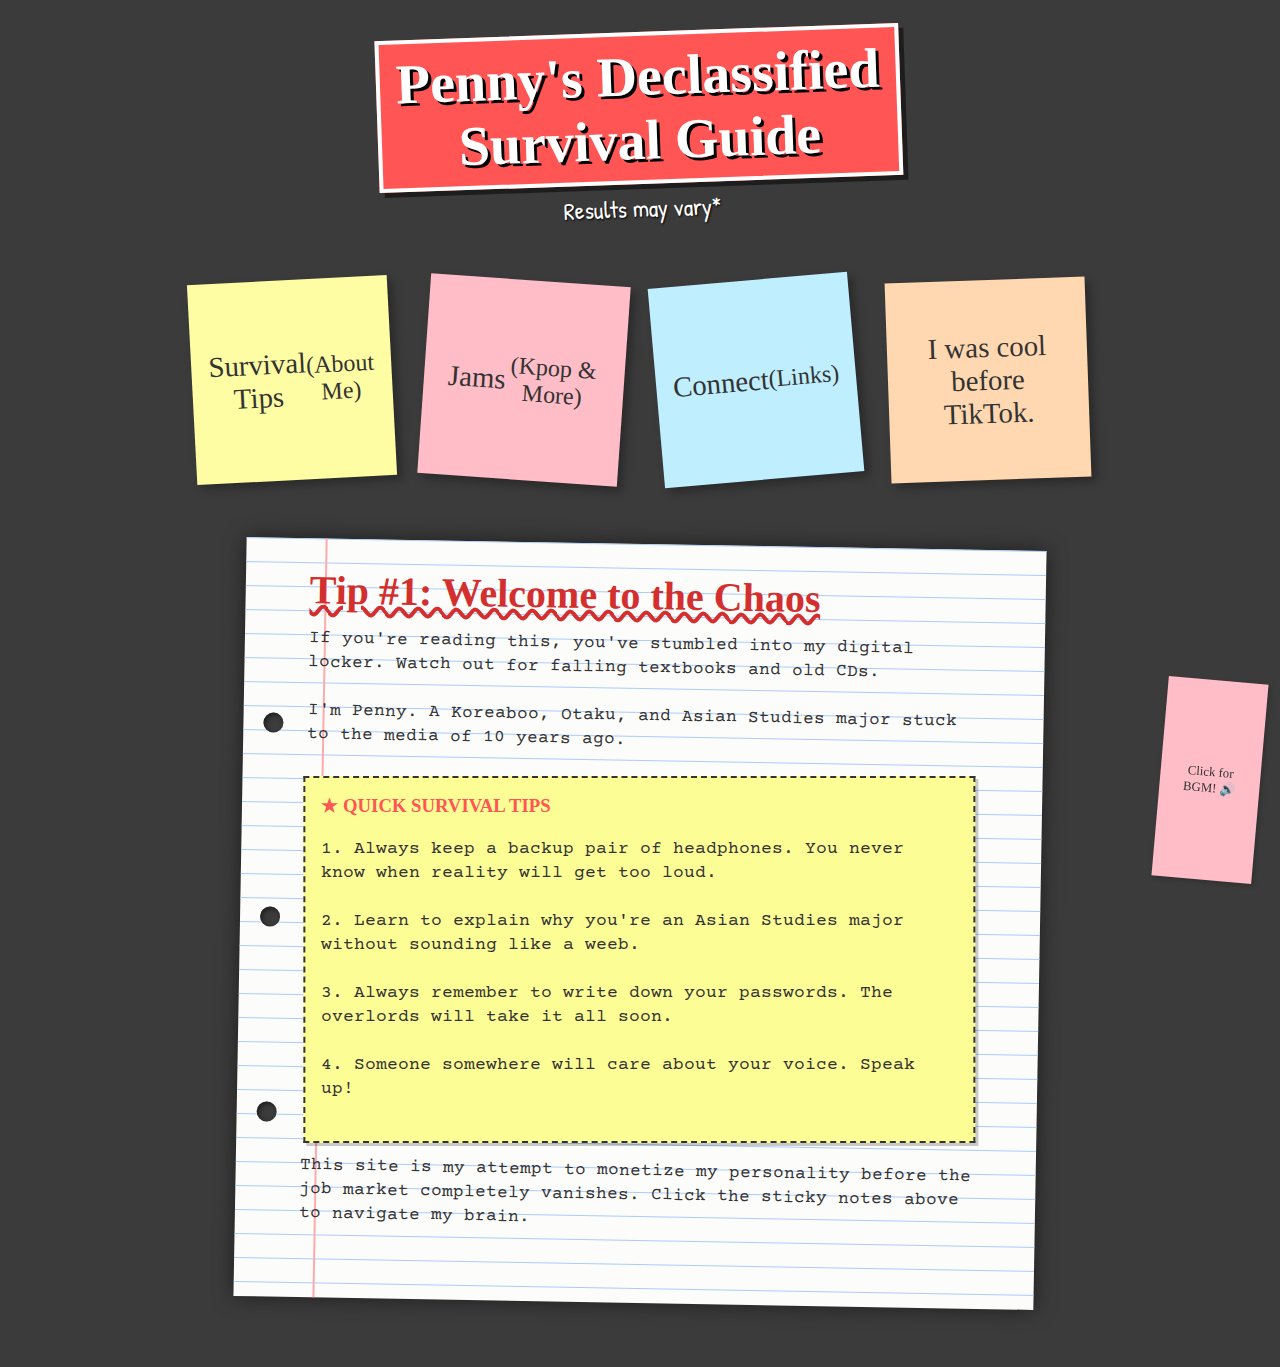
<file: index.html>
<!DOCTYPE html>
<html lang="en">

<head>
    <meta charset="UTF-8">
    <meta name="viewport" content="width=device-width, initial-scale=1.0">
    <title>Penny's Declassified Survival Guide</title>
    <link rel="stylesheet" href="style.css">
</head>

<body>

    <div class="container">
        <header>
            <h1>Penny's Declassified<br>Survival Guide</h1>
            <p>Results may vary*</p>
        </header>

        <div class="nav-cluster">
            <a href="about.html" class="post-it yellow">Survival Tips<br><small>(About Me)</small></a>
            <a href="playlist.html" class="post-it pink">Jams<br><small>(Kpop & More)</small></a>
            <a href="socials.html" class="post-it blue">Connect<br><small>(Links)</small></a>
            <a href="https://youtu.be/2BIDyxxJZbc?si=nJu93yFsvOOZwG3f" target="_blank" class="post-it orange">I was cool
                before TikTok.</a>
        </div>

        <div class="main-content">
            <div class="paper-holes">
                <div class="hole"></div>
                <div class="hole"></div>
                <div class="hole"></div>
            </div>

            <h2>Tip #1: Welcome to the Chaos</h2>
            <p>
                If you're reading this, you've stumbled into my digital locker. Watch out for falling textbooks and old
                CDs.
            </p>
            <p>
                I'm Penny. A Koreaboo, Otaku, and Asian Studies major stuck to the media of 10 years ago.
            </p>

            <div class="tip-box">
                <h3>★ Quick Survival Tips</h3>
                <p>1. Always keep a backup pair of headphones. You never know when reality will get too loud.</p>
                <p>2. Learn to explain why you're an Asian Studies major without sounding like a weeb.</p>
                <p>3. Always remember to write down your passwords. The overlords will take it all soon.</p>
                <p>4. Someone somewhere will care about your voice. Speak up!</p>
            </div>

            <p>
                This site is my attempt to monetize my personality before the job market completely vanishes.
                Click the sticky notes above to navigate my brain.
            </p>
        </div>
    </div>

    <!-- Myspace Style Player Container (Hidden until click) -->
    <div id="player-container"></div>

    <!-- Sticker to trigger sound -->
    <div id="music-hint"
        style="position: fixed; bottom: 20px; right: 20px; z-index: 1000; cursor: pointer; transition: transform 0.3s;"
        onmouseover="this.style.transform='scale(1.1)'" onmouseout="this.style.transform='scale(1)'">
        <div class="post-it pink"
            style="padding: 10px; width: 100px; text-align: center; font-size: 0.8rem; transform: rotate(5deg); box-shadow: 2px 2px 5px rgba(0,0,0,0.2);">
            Click for<br>BGM! 🔊
        </div>
    </div>

    <script>
        function playBGM() {
            const container = document.getElementById('player-container');
            const hint = document.getElementById('music-hint');

            // Create the iframe only when clicked to bypass ALL autoplay blocks
            container.innerHTML = `
                <div style="position: absolute; left: -9999px;">
                    <iframe width="1" height="1" 
                        src="https://www.youtube.com/embed/d5_jZ3b9gEw?autoplay=1&loop=1&playlist=d5_jZ3b9gEw&enablejsapi=1" 
                        allow="autoplay"></iframe>
                </div>
            `;

            // Hide the hint
            if (hint) {
                hint.style.opacity = '0';
                setTimeout(() => hint.style.display = 'none', 300);
            }

            // Remove global listeners
            document.removeEventListener('click', playBGM);
        }

        // Listen for the first click on the document OR the sticker specifically
        document.addEventListener('click', playBGM, { once: true });
    </script>
</body>

</html>
</file>
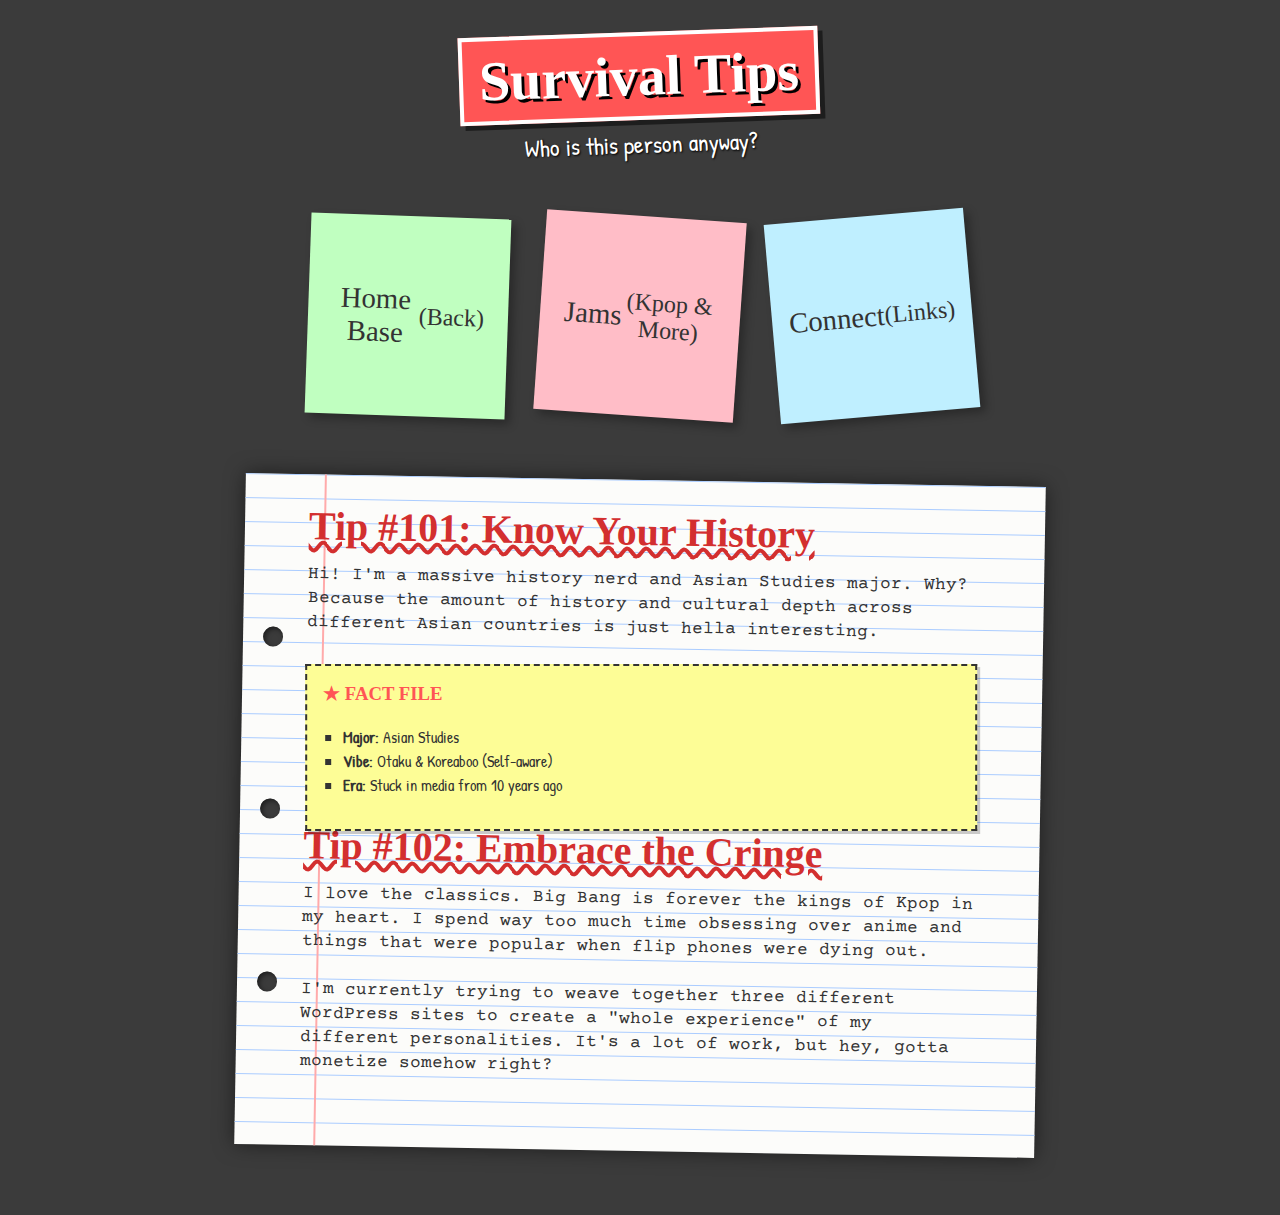
<file: about.html>
<!DOCTYPE html>
<html lang="en">

<head>
    <meta charset="UTF-8">
    <meta name="viewport" content="width=device-width, initial-scale=1.0">
    <title>Survival Tips - About Penny</title>
    <link rel="stylesheet" href="style.css">
</head>

<body>

    <div class="container">
        <header>
            <h1>Survival Tips</h1>
            <p>Who is this person anyway?</p>
        </header>

        <div class="nav-cluster">
            <a href="index.html" class="post-it green">Home Base<br><small>(Back)</small></a>
            <a href="playlist.html" class="post-it pink">Jams<br><small>(Kpop & More)</small></a>
            <a href="socials.html" class="post-it blue">Connect<br><small>(Links)</small></a>
        </div>

        <div class="main-content">
            <div class="paper-holes">
                <div class="hole"></div>
                <div class="hole"></div>
                <div class="hole"></div>
            </div>

            <h2>Tip #101: Know Your History</h2>
            <p>
                Hi! I'm a massive history nerd and Asian Studies major. Why? Because the amount of history and cultural
                depth across different Asian countries is just hella interesting.
            </p>

            <div class="tip-box">
                <h3>★ Fact File</h3>
                <ul style="list-style-type: square; padding-left: 20px;">
                    <li><strong>Major:</strong> Asian Studies</li>
                    <li><strong>Vibe:</strong> Otaku & Koreaboo (Self-aware)</li>
                    <li><strong>Era:</strong> Stuck in media from 10 years ago</li>
                </ul>
            </div>

            <h2>Tip #102: Embrace the Cringe</h2>
            <p>
                I love the classics. Big Bang is forever the kings of Kpop in my heart. I spend way too much time
                obsessing over anime and things that were popular when flip phones were dying out.
            </p>
            <p>
                I'm currently trying to weave together three different WordPress sites to create a "whole experience" of
                my different personalities. It's a lot of work, but hey, gotta monetize somehow right?
            </p>

        </div>
    </div>

</body>

</html>
</file>
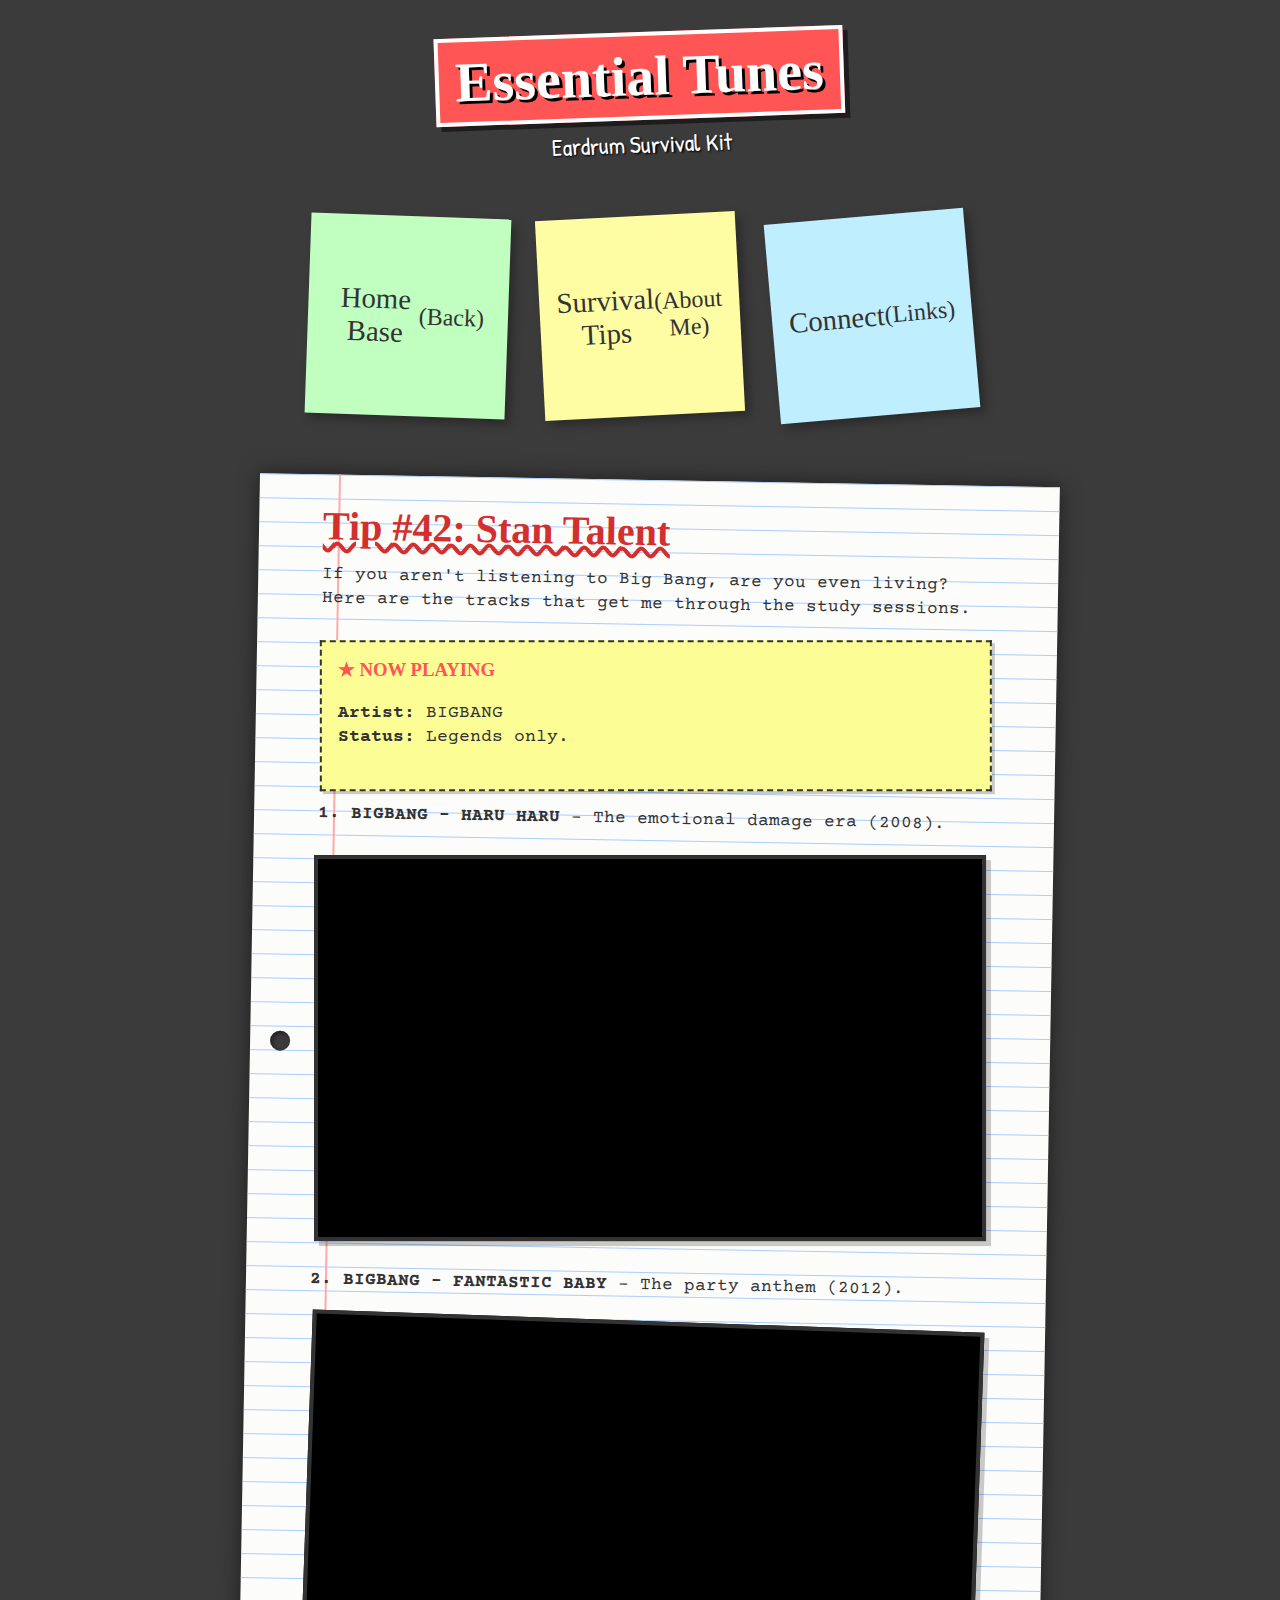
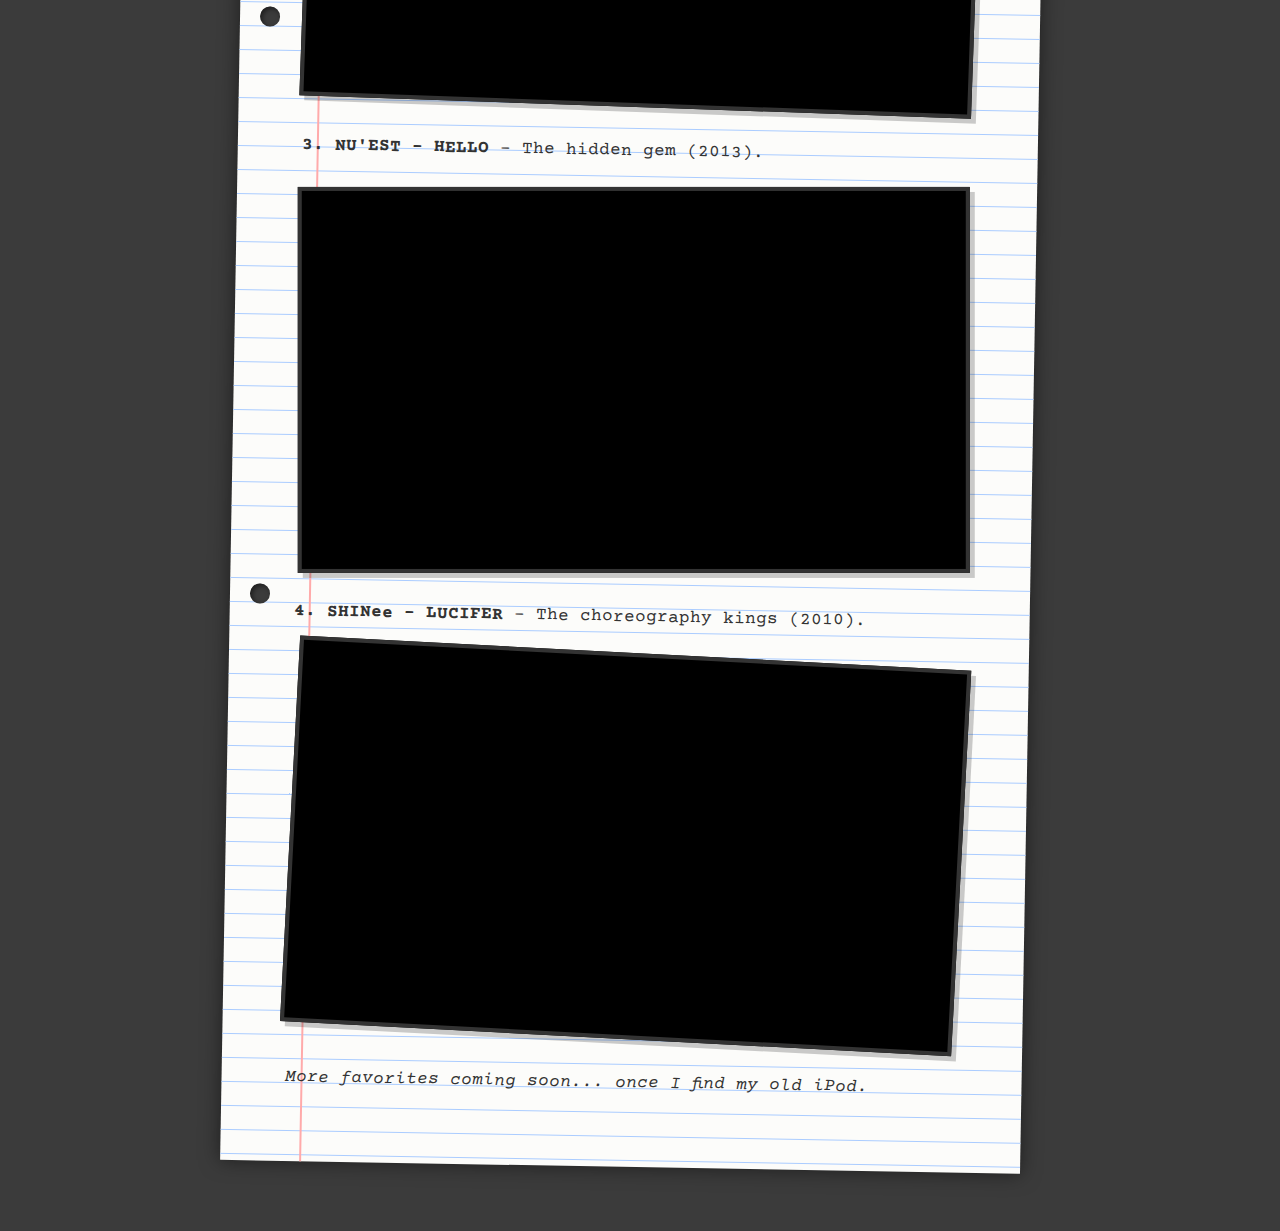
<file: playlist.html>
<!DOCTYPE html>
<html lang="en">

<head>
    <meta charset="UTF-8">
    <meta name="viewport" content="width=device-width, initial-scale=1.0">
    <title>Penny's Jams</title>
    <link rel="stylesheet" href="style.css">
    <style>
        .video-container {
            position: relative;
            padding-bottom: 56.25%;
            /* 16:9 */
            height: 0;
            overflow: hidden;
            border: 4px solid #333;
            transform: rotate(1deg);
            margin-bottom: 2rem;
            box-shadow: 5px 5px 0 rgba(0, 0, 0, 0.2);
            background: #000;
        }

        .video-container iframe {
            position: absolute;
            top: 0;
            left: 0;
            width: 100%;
            height: 100%;
        }
    </style>
</head>

<body>

    <div class="container">
        <header>
            <h1>Essential Tunes</h1>
            <p>Eardrum Survival Kit</p>
        </header>

        <div class="nav-cluster">
            <a href="index.html" class="post-it green">Home Base<br><small>(Back)</small></a>
            <a href="about.html" class="post-it yellow">Survival Tips<br><small>(About Me)</small></a>
            <a href="socials.html" class="post-it blue">Connect<br><small>(Links)</small></a>
        </div>

        <div class="main-content">
            <div class="paper-holes">
                <div class="hole"></div>
                <div class="hole"></div>
                <div class="hole"></div>
            </div>

            <h2>Tip #42: Stan Talent</h2>
            <p>
                If you aren't listening to Big Bang, are you even living? Here are the tracks that get me through the
                study sessions.
            </p>

            <div class="tip-box">
                <h3>★ Now Playing</h3>
                <p><strong>Artist:</strong> BIGBANG<br><strong>Status:</strong> Legends only.</p>
            </div>

            <p><strong>1. BIGBANG - HARU HARU</strong> - The emotional damage era (2008).</p>
            <div class="video-container" style="transform: rotate(-1deg);">
                <iframe width="560" height="315" src="https://www.youtube.com/embed/AdPnMoxKOWo"
                    title="YouTube video player" frameborder="0"
                    allow="accelerometer; autoplay; clipboard-write; encrypted-media; gyroscope; picture-in-picture"
                    allowfullscreen></iframe>
            </div>

            <p><strong>2. BIGBANG - FANTASTIC BABY</strong> - The party anthem (2012).</p>
            <div class="video-container" style="transform: rotate(1deg);">
                <iframe width="560" height="315" src="https://www.youtube.com/embed/AAbokV76tkU"
                    title="YouTube video player" frameborder="0"
                    allow="accelerometer; autoplay; clipboard-write; encrypted-media; gyroscope; picture-in-picture"
                    allowfullscreen></iframe>
            </div>

            <p><strong>3. NU'EST - HELLO</strong> - The hidden gem (2013).</p>
            <div class="video-container" style="transform: rotate(-1deg);">
                <iframe width="560" height="315" src="https://www.youtube.com/embed/N_aB6s4Qf6g"
                    title="YouTube video player" frameborder="0"
                    allow="accelerometer; autoplay; clipboard-write; encrypted-media; gyroscope; picture-in-picture"
                    allowfullscreen></iframe>
            </div>

            <p><strong>4. SHINee - LUCIFER</strong> - The choreography kings (2010).</p>
            <div class="video-container" style="transform: rotate(2deg);">
                <iframe width="560" height="315" src="https://www.youtube.com/embed/Dww9UjJ4Dt8"
                    title="YouTube video player" frameborder="0"
                    allow="accelerometer; autoplay; clipboard-write; encrypted-media; gyroscope; picture-in-picture"
                    allowfullscreen></iframe>
            </div>

            <p><em>More favorites coming soon... once I find my old iPod.</em></p>

        </div>
    </div>

</body>

</html>
</file>
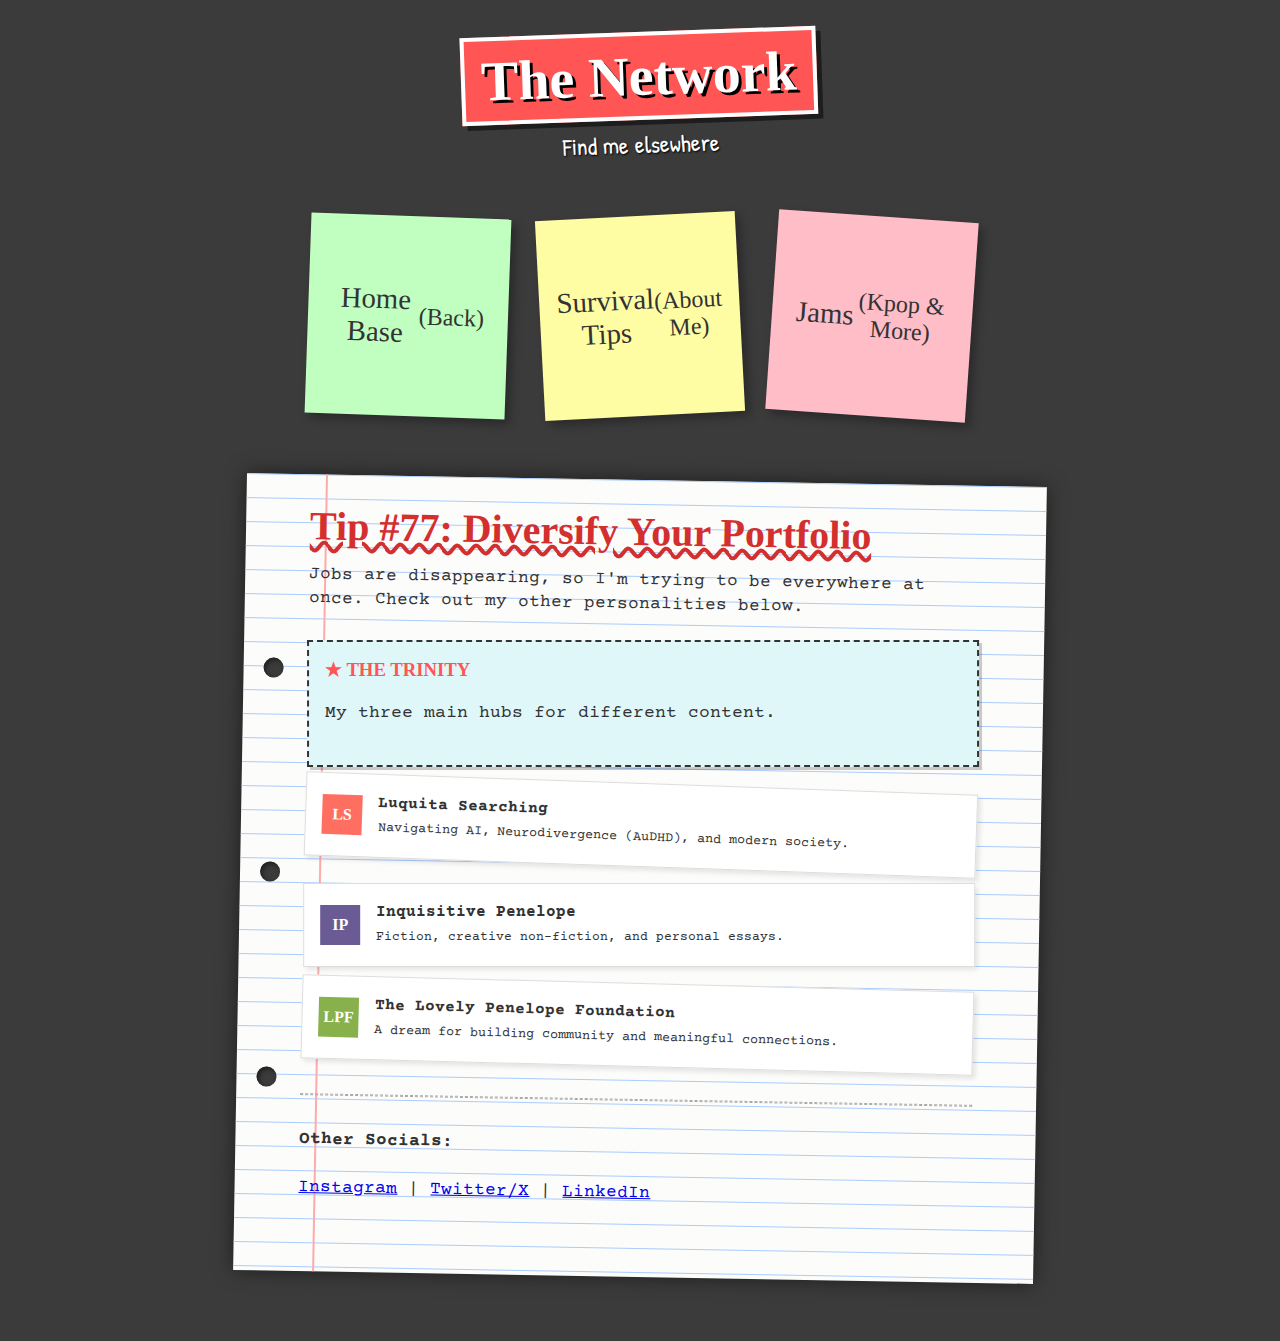
<file: socials.html>
<!DOCTYPE html>
<html lang="en">

<head>
    <meta charset="UTF-8">
    <meta name="viewport" content="width=device-width, initial-scale=1.0">
    <title>Connect with Penny</title>
    <link rel="stylesheet" href="style.css">
    <style>
        .social-link {
            display: block;
            background: #fff;
            padding: 1rem;
            margin-bottom: 1rem;
            text-decoration: none;
            color: #333;
            border: 1px solid #ddd;
            box-shadow: 3px 3px 5px rgba(0, 0, 0, 0.1);
            font-family: var(--font-typewriter);
            transition: transform 0.2s;
            display: flex;
            align-items: center;
        }

        .social-link:hover {
            transform: scale(1.02);
            background: #f9f9f9;
        }

        .social-icon {
            width: 40px;
            height: 40px;
            background: #333;
            margin-right: 1rem;
            display: flex;
            align-items: center;
            justify-content: center;
            color: #fff;
            font-weight: bold;
            font-family: var(--font-marker);
        }
    </style>
</head>

<body>

    <div class="container">
        <header>
            <h1>The Network</h1>
            <p>Find me elsewhere</p>
        </header>

        <div class="nav-cluster">
            <a href="index.html" class="post-it green">Home Base<br><small>(Back)</small></a>
            <a href="about.html" class="post-it yellow">Survival Tips<br><small>(About Me)</small></a>
            <a href="playlist.html" class="post-it pink">Jams<br><small>(Kpop & More)</small></a>
        </div>

        <div class="main-content">
            <div class="paper-holes">
                <div class="hole"></div>
                <div class="hole"></div>
                <div class="hole"></div>
            </div>

            <h2>Tip #77: Diversify Your Portfolio</h2>
            <p>
                Jobs are disappearing, so I'm trying to be everywhere at once. Check out my other personalities below.
            </p>

            <div class="tip-box" style="background: #e0f7fa;">
                <h3>★ The Trinity</h3>
                <p>My three main hubs for different content.</p>
            </div>

            <a href="https://luquitasearching.wordpress.com" target="_blank" class="social-link"
                style="transform: rotate(1deg);">
                <div class="social-icon" style="background: #ff6f61;">LS</div>
                <div>
                    <strong>Luquita Searching</strong><br>
                    <small>Navigating AI, Neurodivergence (AuDHD), and modern society.</small>
                </div>
            </a>

            <a href="https://inquisitivepenelope.wordpress.com" target="_blank" class="social-link"
                style="transform: rotate(-1deg);">
                <div class="social-icon" style="background: #6b5b95;">IP</div>
                <div>
                    <strong>Inquisitive Penelope</strong><br>
                    <small>Fiction, creative non-fiction, and personal essays.</small>
                </div>
            </a>

            <a href="https://thelovelypenelopefoundation.wordpress.com" target="_blank" class="social-link"
                style="transform: rotate(0.5deg);">
                <div class="social-icon" style="background: #88b04b;">LPF</div>
                <div>
                    <strong>The Lovely Penelope Foundation</strong><br>
                    <small>A dream for building community and meaningful connections.</small>
                </div>
            </a>

            <hr style="border: 1px dashed #aaa; margin: 2rem 0;">

            <p><strong>Other Socials:</strong></p>
            <p>
                <a href="#">Instagram</a> | <a href="#">Twitter/X</a> | <a href="#">LinkedIn</a>
            </p>

        </div>
    </div>

</body>

</html>
</file>
<file: style.css>
@import url('https://fonts.googleapis.com/css2?family=Patrick+Hand&family=Permanent+Marker&family=Courier+Prime:wght@400;700&display=swap');

:root {
  /* Colors */
  --postit-yellow: #fefda4;
  --postit-pink: #ffbdc7;
  --postit-blue: #bfefff;
  --postit-green: #c0ffc0;
  --postit-orange: #ffd8b1;
  
  --paper-bg: #fcfcfa;
  --paper-line: #aaccff;
  --paper-margin: #ffaaaa;
  
  --bg-color: #3b3b3b; /* Chalkboard Dk Gray */
  --bg-texture: radial-gradient(#4a4a4a 15%, transparent 16%) 0 0,
                radial-gradient(#4a4a4a 15%, transparent 16%) 8px 8px,
                radial-gradient(rgba(255,255,255,.1) 15%, transparent 20%) 0 1px,
                radial-gradient(rgba(255,255,255,.1) 15%, transparent 20%) 8px 9px;
  
  /* Fonts */
  --font-marker: 'Permanent Marker', cursive;
  --font-hand: 'Patrick Hand', cursive;
  --font-typewriter: 'Courier Prime', monospace;
}

* {
  box-sizing: border-box;
}

body {
  margin: 0;
  padding: 0;
  font-family: var(--font-hand);
  background-color: var(--bg-color);
  background-image: var(--bg-texture);
  background-size: 16px 16px;
  color: #333;
  overflow-x: hidden;
  min-height: 100vh;
}

/* Layout */
.container {
  max-width: 1200px;
  margin: 0 auto;
  padding: 2rem;
  min-height: 100vh;
  position: relative;
  display: flex;
  flex-direction: column;
  align-items: center;
}

/* Header */
header {
  text-align: center;
  margin-bottom: 2rem;
  transform: rotate(-2deg);
  z-index: 10;
}

header h1 {
  font-family: var(--font-marker);
  font-size: 3.5rem;
  color: #fff;
  text-shadow: 3px 3px 0px #000;
  margin: 0;
  padding: 0.5rem 1rem;
  background: #ff5555;
  border: 4px solid #fff;
  display: inline-block;
  box-shadow: 5px 5px 0px rgba(0,0,0,0.5);
}

header p {
  color: #fff;
  font-size: 1.5rem;
  margin-top: 0.5rem;
  text-shadow: 1px 1px 2px #000;
}

/* Post-it Note Navigation */
.nav-cluster {
  display: flex;
  gap: 2rem;
  flex-wrap: wrap;
  justify-content: center;
  margin-bottom: 4rem;
  position: relative;
  z-index: 5;
}

.post-it {
  width: 200px;
  height: 200px;
  padding: 1.5rem;
  display: flex;
  justify-content: center;
  align-items: center;
  text-align: center;
  font-size: 1.8rem;
  text-decoration: none;
  color: #333;
  box-shadow: 5px 5px 10px rgba(0,0,0,0.3);
  transition: transform 0.2s ease, box-shadow 0.2s ease;
  position: relative;
  font-family: var(--font-marker);
  cursor: pointer;
}

.post-it:hover {
  transform: scale(1.05) rotate(0deg) !important;
  box-shadow: 10px 10px 15px rgba(0,0,0,0.4);
  z-index: 10;
}

.post-it::after {
  /* Sticky tape effect or shadow curl */
  content: '';
  position: absolute;
  top: -10px;
  left: 50%;
  transform: translateX(-50%);
  width: 30%;
  height: 20px;
  background: rgba(255,255,255,0.4);
  box-shadow: 0 1px 2px rgba(0,0,0,0.1);
  display: none; /* Let's just use CSS properties for simplicity first */
}

.post-it.yellow { background-color: var(--postit-yellow); transform: rotate(-3deg); }
.post-it.pink { background-color: var(--postit-pink); transform: rotate(4deg); }
.post-it.blue { background-color: var(--postit-blue); transform: rotate(-5deg); }
.post-it.green { background-color: var(--postit-green); transform: rotate(2deg); }
.post-it.orange { background-color: var(--postit-orange); transform: rotate(-2deg); }

/* Main Content Area - Loose Leaf Paper */
.main-content {
  background-color: var(--paper-bg);
  width: 100%;
  max-width: 800px;
  min-height: 500px;
  padding: 3rem 4rem;
  box-shadow: 0 0 20px rgba(0,0,0,0.5);
  position: relative;
  
  /* Lined Paper Lines */
  background-image: 
    linear-gradient(90deg, transparent 79px, var(--paper-margin) 79px, var(--paper-margin) 81px, transparent 81px),
    linear-gradient(var(--paper-line) 1px, transparent 1px);
  background-size: 100% 1.5rem;
  line-height: 1.5rem;
  margin-bottom: 2rem;
  transform: rotate(1deg);
}

.paper-holes {
  position: absolute;
  left: 20px;
  top: 0;
  bottom: 0;
  width: 30px;
  display: flex;
  flex-direction: column;
  justify-content: space-evenly;
}

.hole {
  width: 20px;
  height: 20px;
  background: var(--bg-color); /* Match body bg to look transparent */
  border-radius: 50%;
  box-shadow: inset 2px 2px 5px rgba(0,0,0,0.5);
}

.main-content h2 {
  font-family: var(--font-marker);
  font-size: 2.5rem;
  margin-top: -0.5rem; /* Align with line */
  margin-bottom: 1.5rem;
  color: #d32f2f;
  text-decoration: underline wavy;
}

.main-content p {
  font-family: var(--font-typewriter);
  font-size: 1.1rem;
  line-height: 1.5rem; /* Match background size */
  margin: 0;
  margin-bottom: 1.5rem;
}

/* Tip Box generic style */
.tip-box {
  background: #fdfd96;
  border: 2px dashed #333;
  padding: 1rem;
  margin: 1rem 0;
  transform: rotate(-1deg);
  box-shadow: 3px 3px 0 rgba(0,0,0,0.2);
}

.tip-box h3 {
  font-family: var(--font-marker);
  margin-top: 0;
  color: #ff5555;
  text-transform: uppercase;
}

/* Utilitarian additions for grid layouts in pages */
.grid-2 {
    display: grid;
    grid-template-columns: 1fr 1fr;
    gap: 1rem;
}

/* Responsive */
@media (max-width: 768px) {
  header h1 {
    font-size: 2.2rem;
  }
  .nav-cluster {
    gap: 1rem;
  }
  .post-it {
    width: 140px;
    height: 140px;
    font-size: 1.4rem;
  }
  .main-content {
    padding: 2rem 1.5rem;
  }
}
</file>
